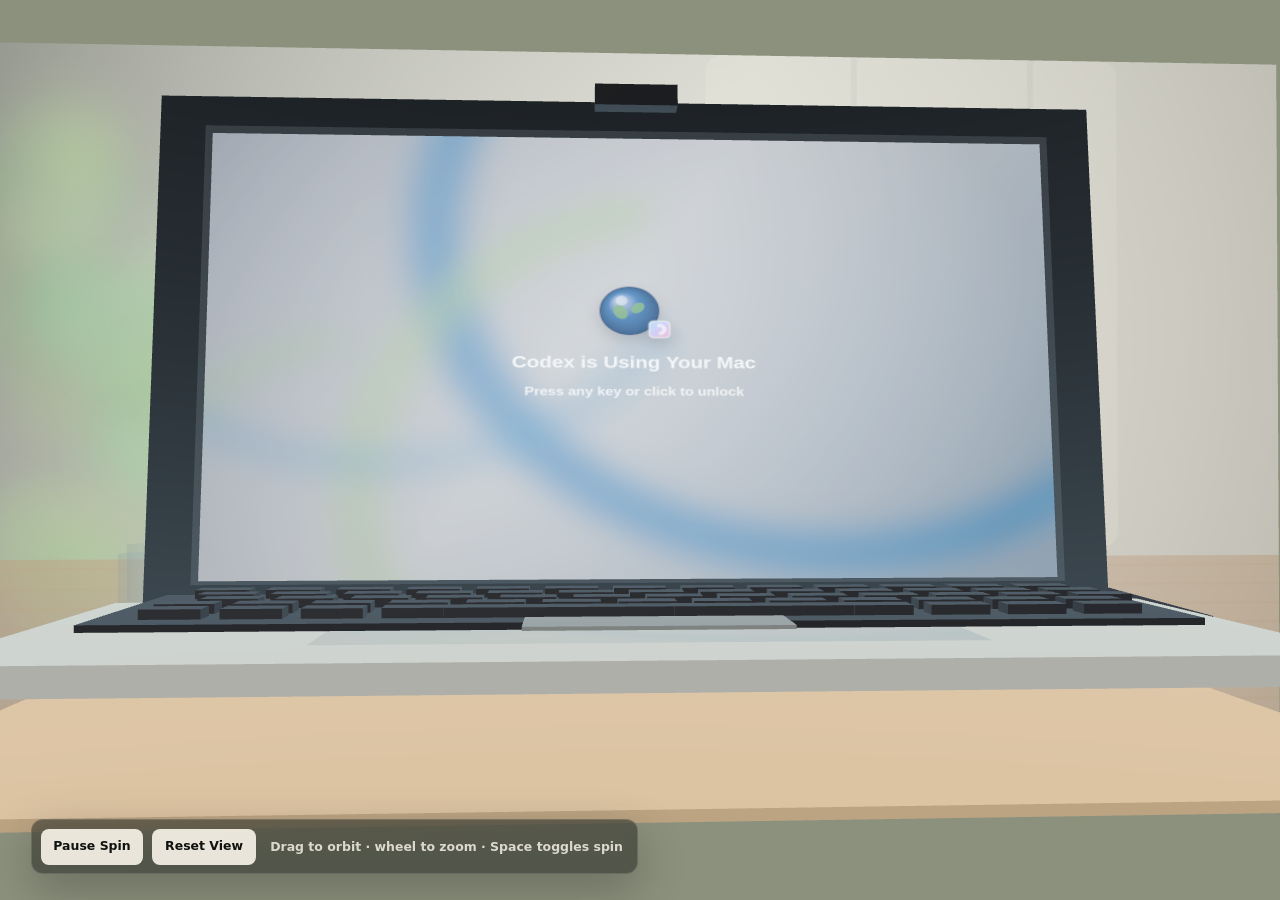
<file: index.html>
<!doctype html>
<html lang="en">
  <head>
    <meta charset="utf-8" />
    <meta name="viewport" content="width=device-width, initial-scale=1" />
    <title>Procedural 3D Laptop Render</title>
    <link rel="stylesheet" href="./styles.css" />
  </head>
  <body>
    <main class="stage" aria-label="Procedural 3D laptop render">
      <canvas id="render-canvas"></canvas>
      <div class="controls" aria-label="3D render controls">
        <button type="button" data-action="spin" aria-pressed="true">Pause Spin</button>
        <button type="button" data-action="reset">Reset View</button>
        <span class="hint">Drag to orbit · wheel to zoom · Space toggles spin</span>
      </div>
      <noscript>
        <p class="fallback">JavaScript is required to view the render.</p>
      </noscript>
    </main>
    <script src="./src/main.js" type="module"></script>
  </body>
</html>
</file>
<file: styles.css>
:root {
  color-scheme: dark;
  font-family:
    Inter, ui-sans-serif, system-ui, -apple-system, BlinkMacSystemFont, "Segoe UI",
    sans-serif;
  background: #141712;
  color: #f7f2e8;
}

* {
  box-sizing: border-box;
}

html,
body {
  width: 100%;
  min-width: 320px;
  height: 100%;
  margin: 0;
  overflow: hidden;
}

body {
  background:
    radial-gradient(circle at 20% 20%, rgba(181, 209, 93, 0.10), transparent 32rem),
    radial-gradient(circle at 72% 38%, rgba(219, 213, 166, 0.16), transparent 34rem),
    #141712;
}

.stage {
  position: relative;
  width: 100vw;
  height: 100vh;
  min-height: 420px;
  overflow: hidden;
  background: #141712;
}

#render-canvas {
  display: block;
  width: 100%;
  height: 100%;
  cursor: grab;
  touch-action: none;
}

#render-canvas:active {
  cursor: grabbing;
}

.controls {
  position: absolute;
  left: clamp(1rem, 2.4vw, 2rem);
  bottom: clamp(1rem, 2.4vw, 1.6rem);
  display: inline-flex;
  align-items: center;
  gap: 0.55rem;
  padding: 0.55rem;
  color: rgba(247, 242, 232, 0.84);
  background: rgba(11, 12, 10, 0.44);
  border: 1px solid rgba(247, 242, 232, 0.14);
  border-radius: 0.75rem;
  box-shadow: 0 1rem 3rem rgba(0, 0, 0, 0.24);
  backdrop-filter: blur(14px);
}

.controls button {
  min-width: 6.35rem;
  min-height: 2.25rem;
  border: 0;
  border-radius: 0.5rem;
  padding: 0 0.8rem;
  color: #10120f;
  background: rgba(247, 242, 232, 0.92);
  font: inherit;
  font-size: 0.78rem;
  font-weight: 720;
  line-height: 1.2;
  letter-spacing: 0;
  cursor: pointer;
}

.controls button:hover {
  background: #ffffff;
}

.controls button:focus-visible {
  outline: 2px solid #8fd3ff;
  outline-offset: 2px;
}

.hint {
  padding: 0 0.35rem;
  font-size: 0.78rem;
  font-weight: 600;
  white-space: nowrap;
}

.fallback {
  position: absolute;
  inset: auto 1rem 1rem;
  margin: 0;
  color: #f7f2e8;
}

@media (max-width: 620px) {
  .stage {
    min-height: 100dvh;
  }

  .controls {
    right: 1rem;
    flex-wrap: wrap;
  }

  .hint {
    flex-basis: 100%;
  }
}
</file>
